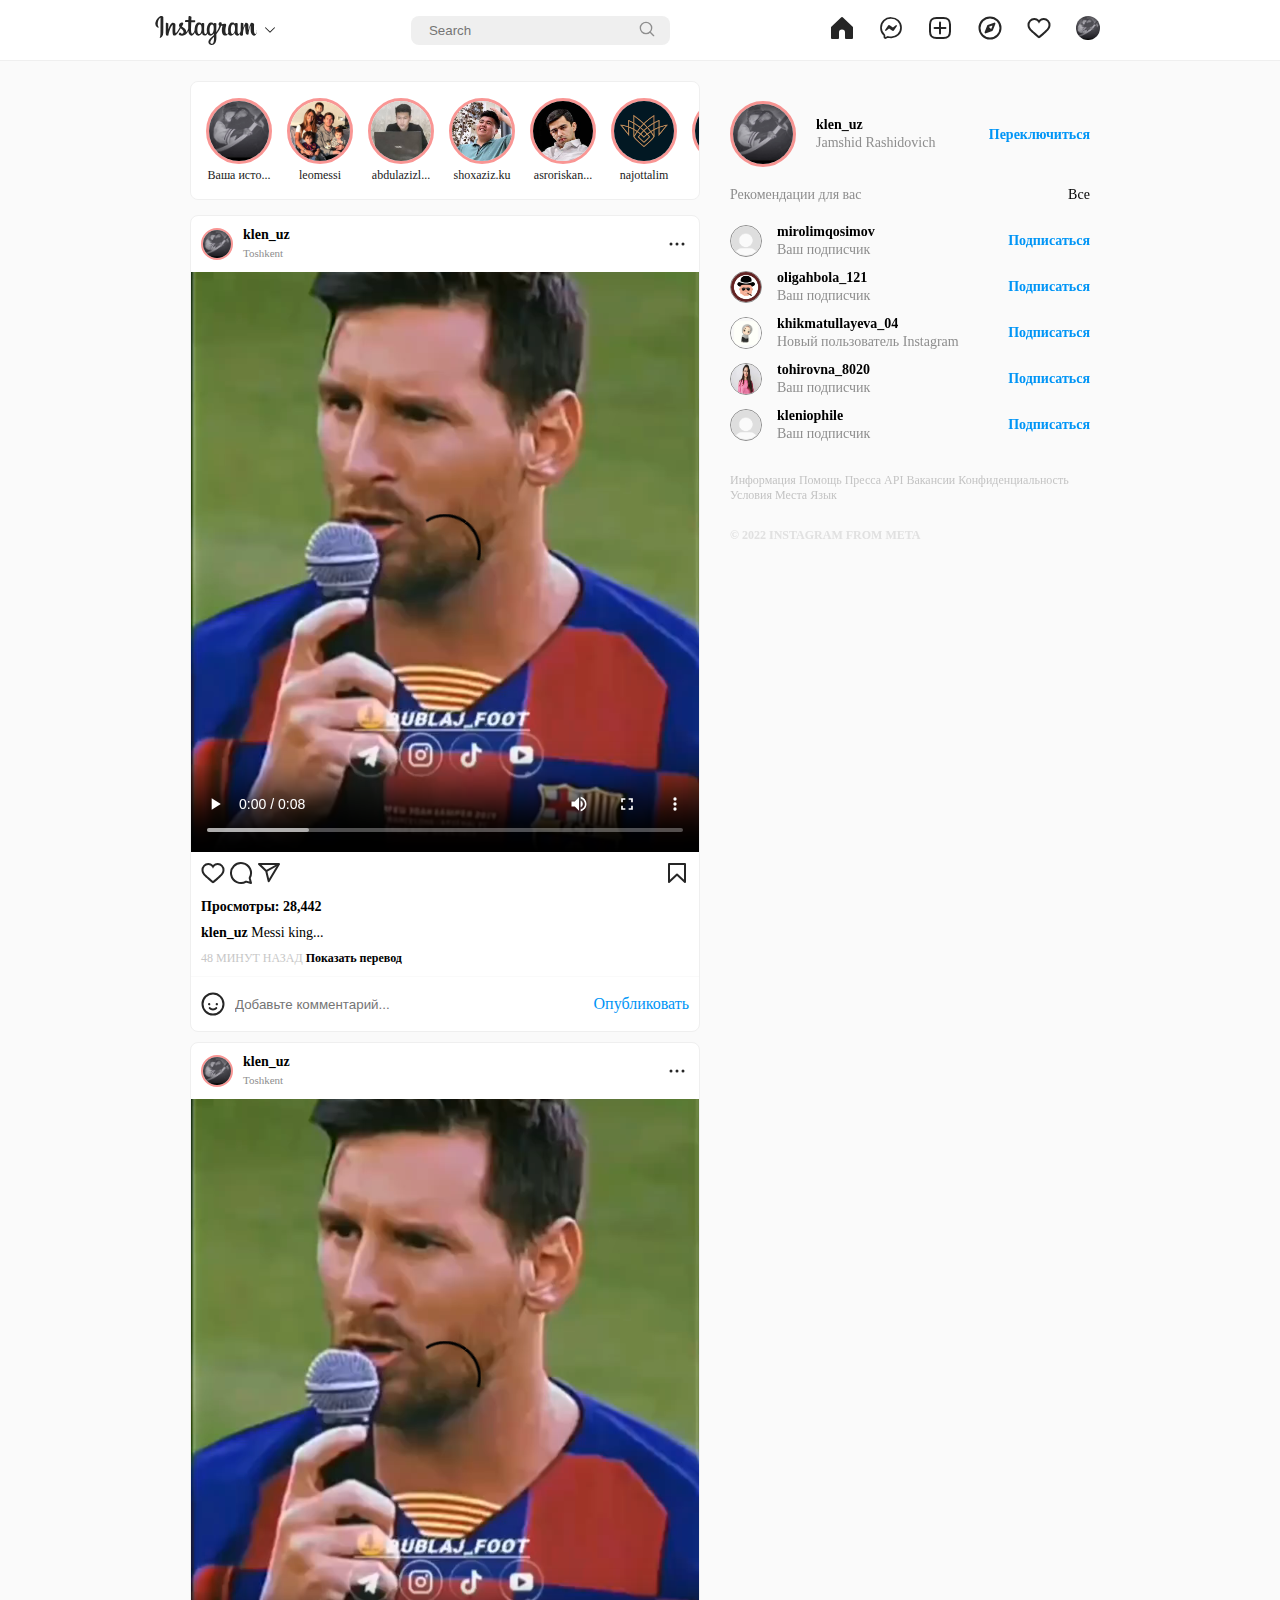
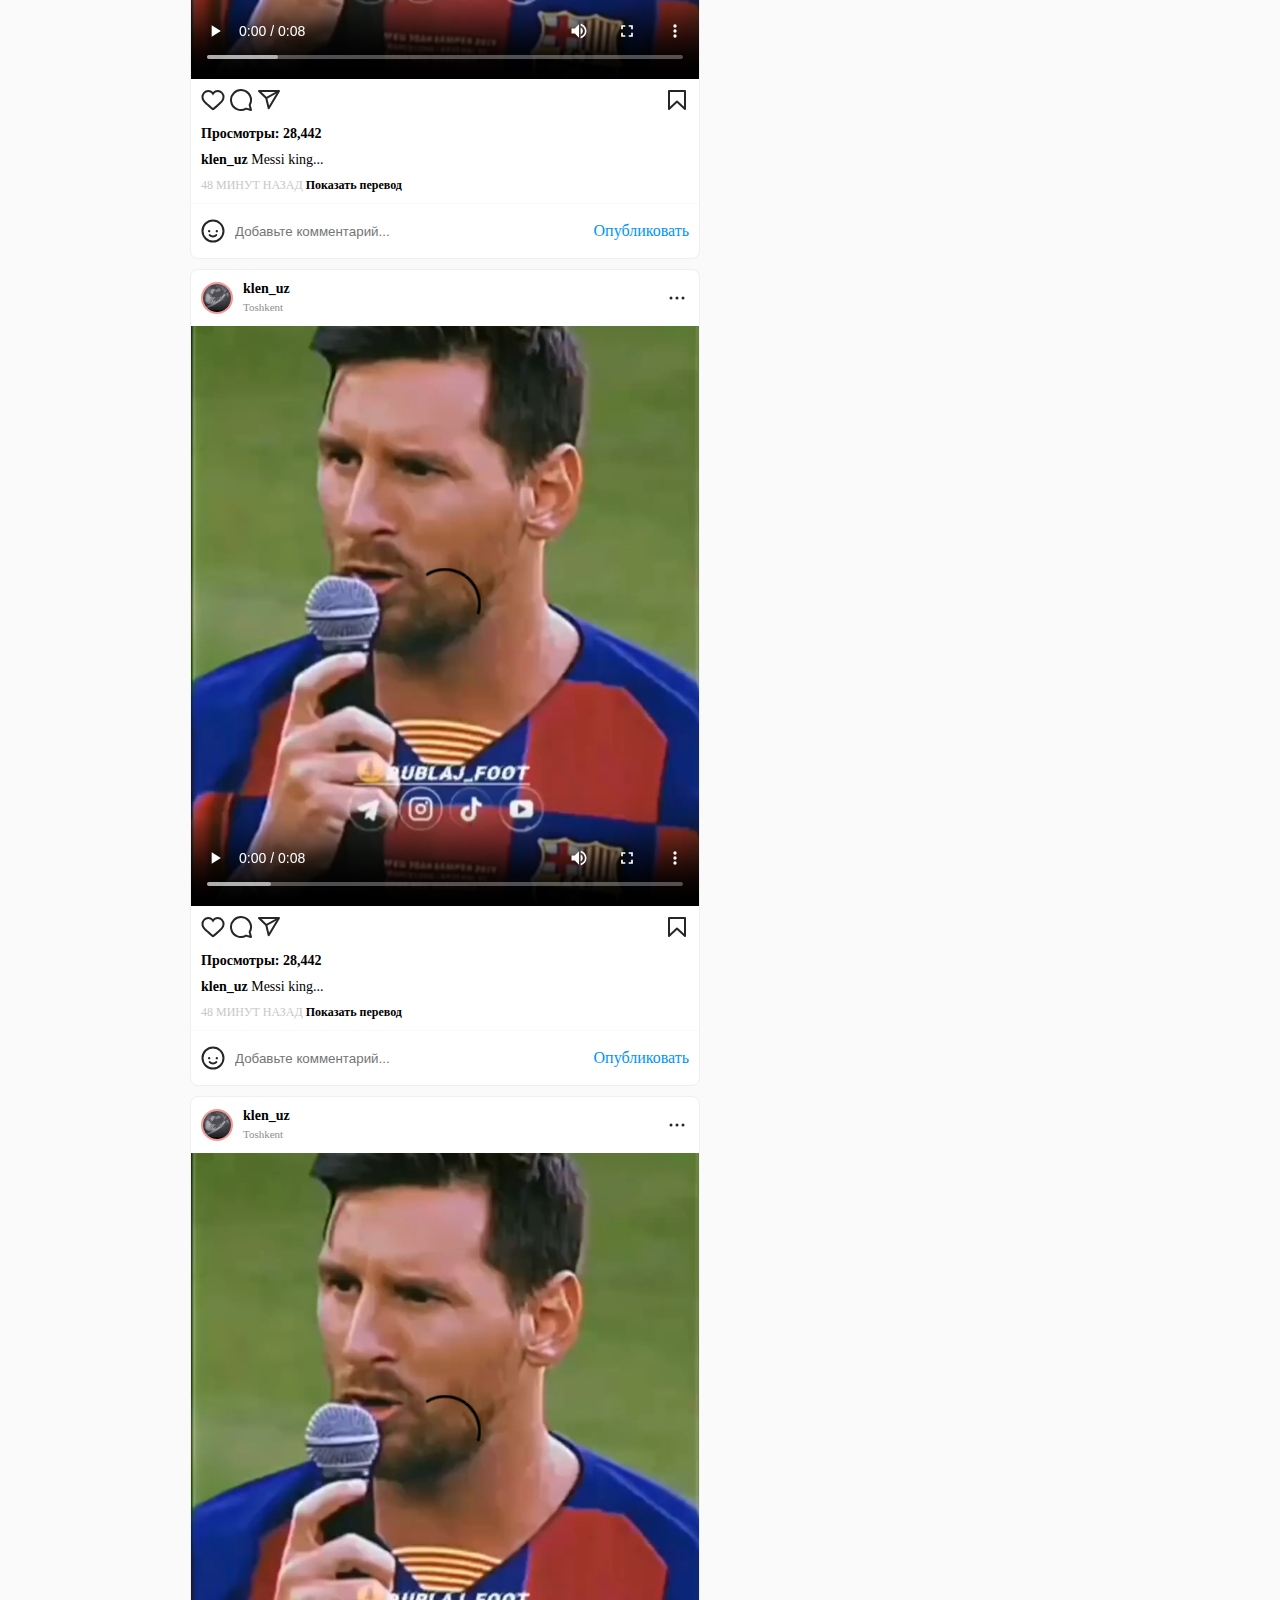
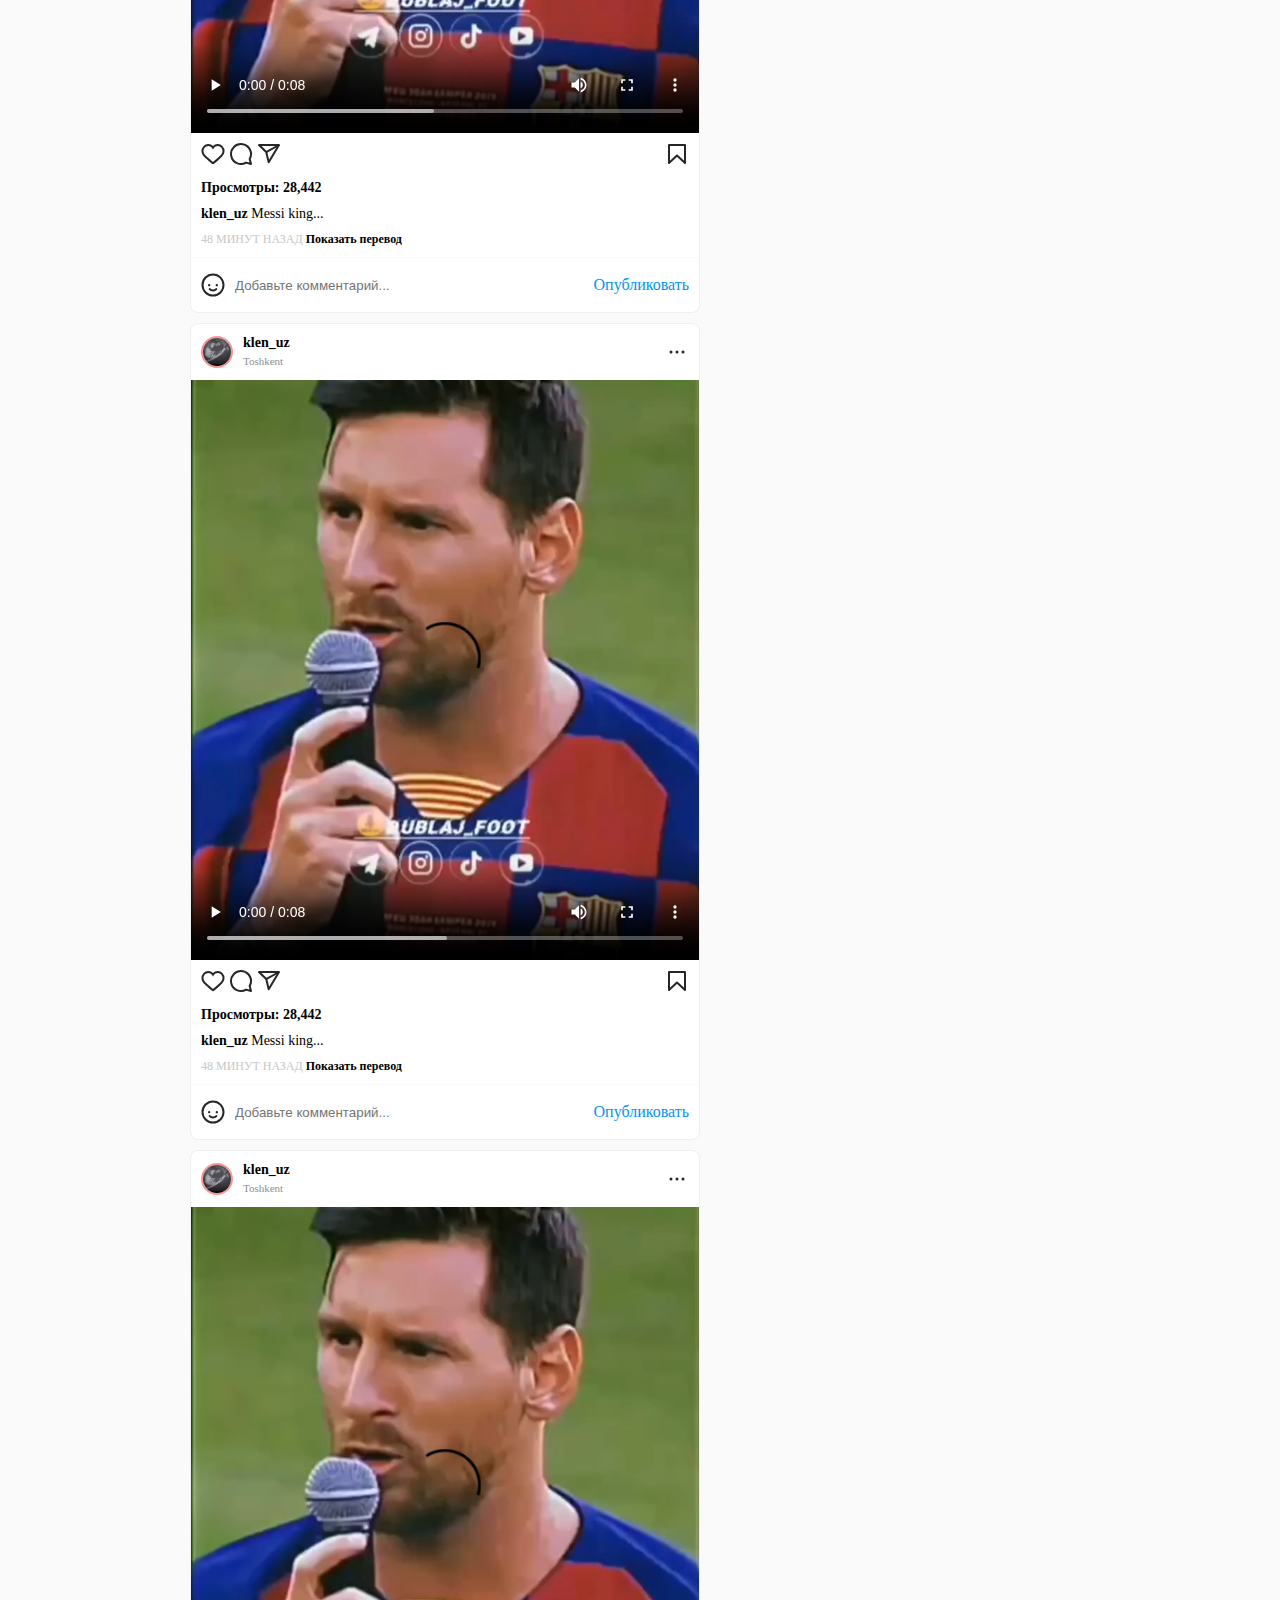
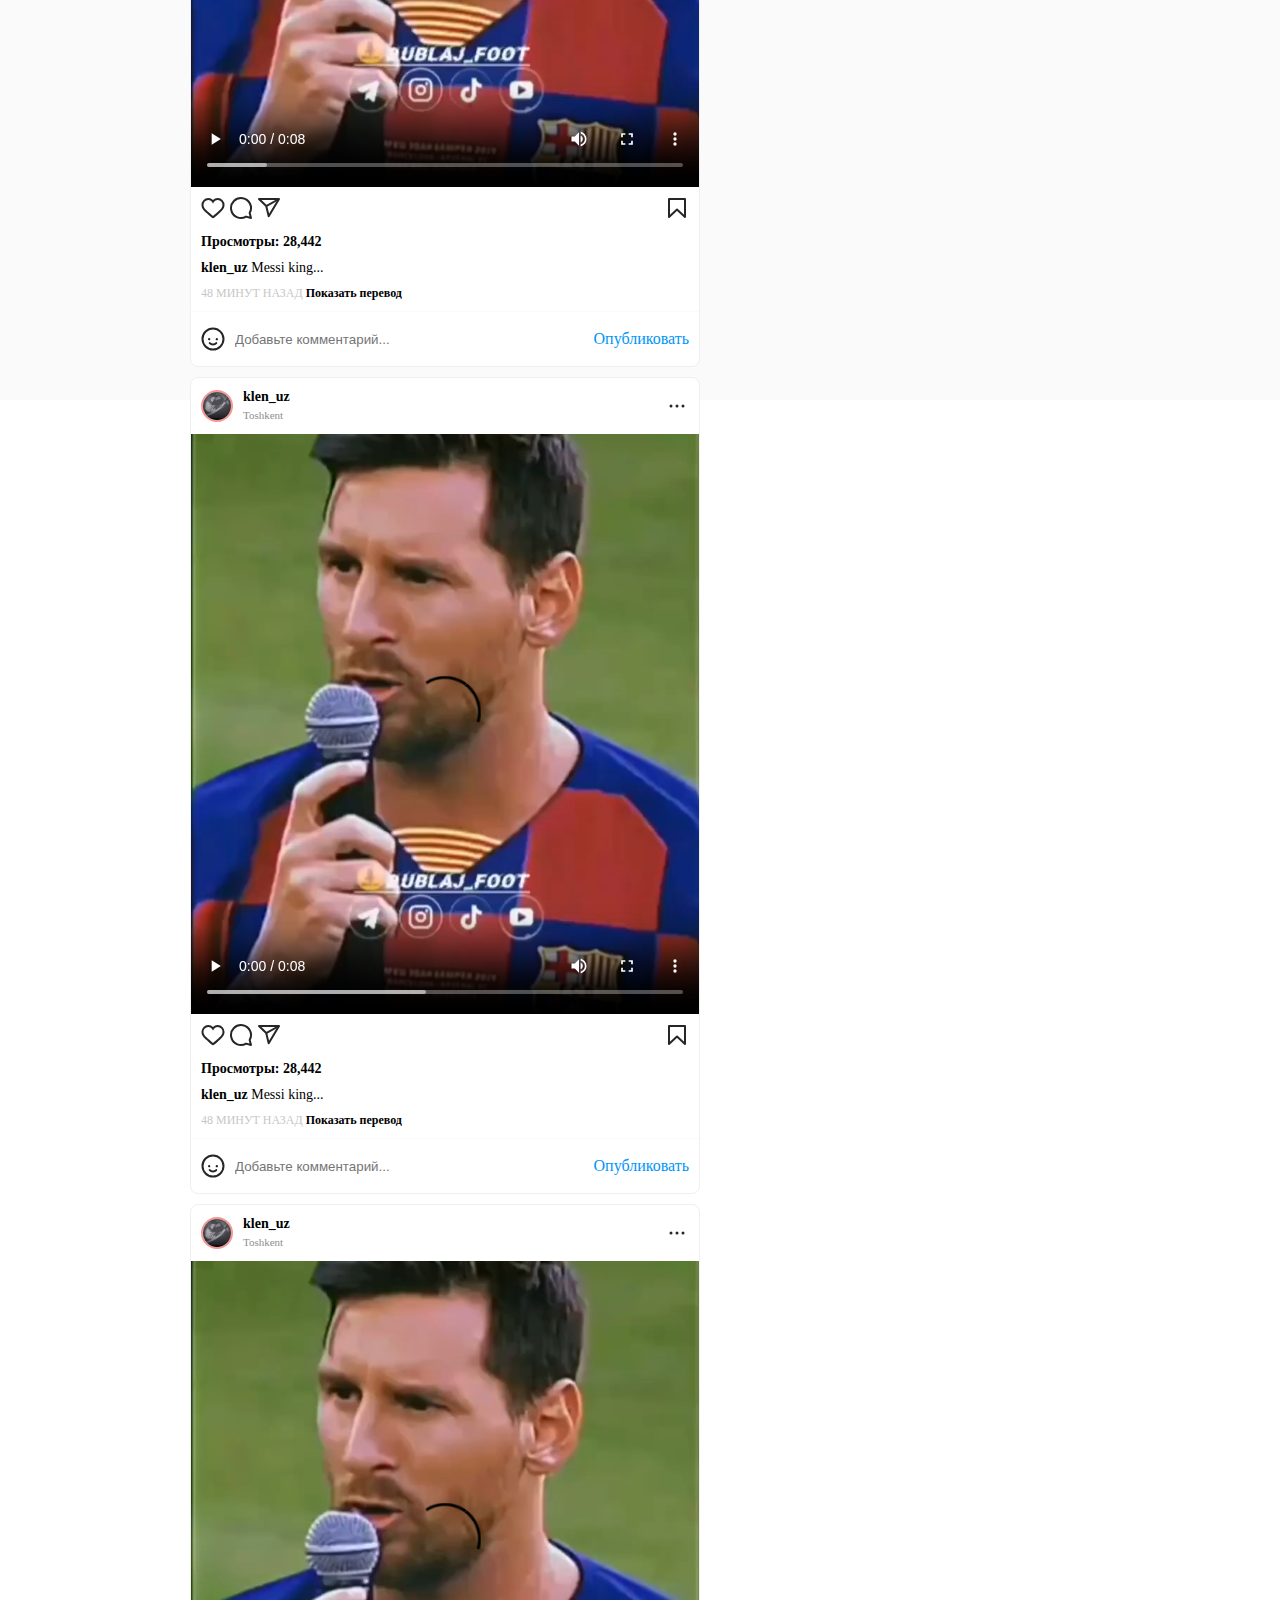
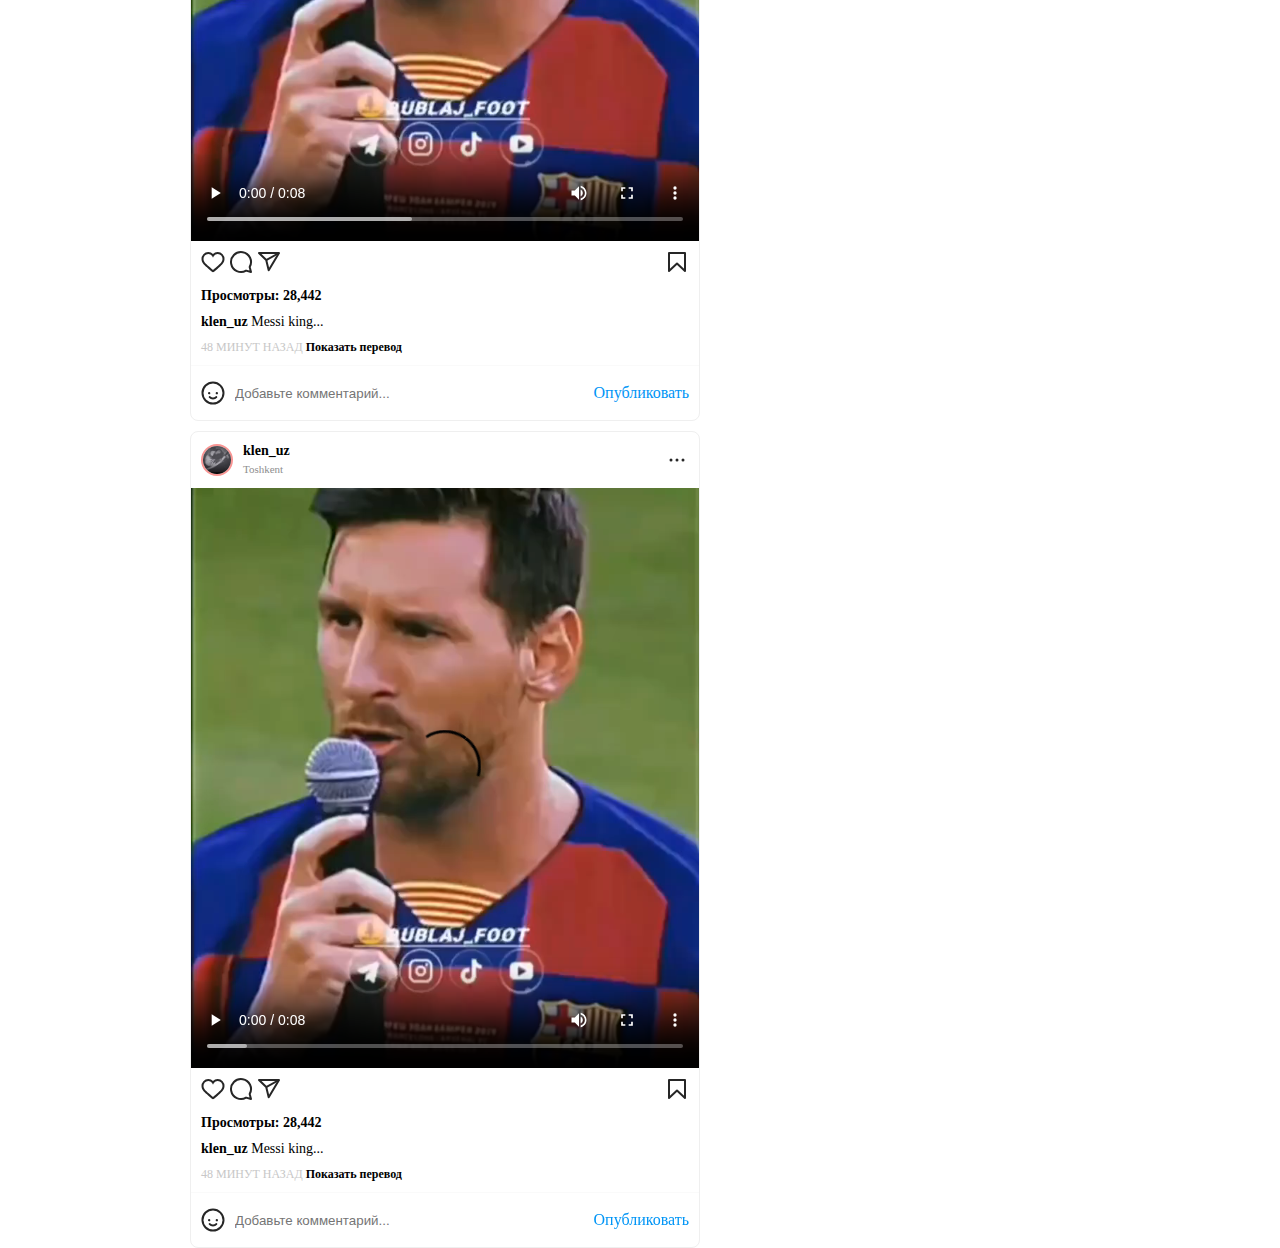
<file: index.html>
<!DOCTYPE html>
<html lang="en">
  <head>
    <meta charset="UTF-8" />
    <meta http-equiv="X-UA-Compatible" content="IE=edge" />
    <meta name="viewport" content="width=device-width, initial-scale=1.0" />
    <title>Instagram</title>
    <link rel="shortcut icon" href="./images/Instagram_icon.png" type="image/x-icon">
    <link rel="stylesheet" href="./css/index.css" />
  </head>
  <body>
    <header class="header">
      <div class="menus-2">
        <div class="icon-box icon-box-2"><a href="./index.html"><svg
            aria-label="Home"
            class="_ab6-"
            color="#262626"
            fill="#262626"
            height="24"
            role="img"
            viewBox="0 0 24 24"
            width="24"
          >
            <path
              d="M22 23h-6.001a1 1 0 0 1-1-1v-5.455a2.997 2.997 0 1 0-5.993 0V22a1 1 0 0 1-1 1H2a1 1 0 0 1-1-1V11.543a1.002 1.002 0 0 1 .31-.724l10-9.543a1.001 1.001 0 0 1 1.38 0l10 9.543a1.002 1.002 0 0 1 .31.724V22a1 1 0 0 1-1 1Z"
            ></path>
          </svg></a></div>
        <div class="icon-box icon-box-2"><a href="#"><svg
            aria-label="New post"
            class="_ab6-"
            color="#262626"
            fill="#262626"
            height="24"
            role="img"
            viewBox="0 0 24 24"
            width="24"
          >
            <path
              d="M2 12v3.45c0 2.849.698 4.005 1.606 4.944.94.909 2.098 1.608 4.946 1.608h6.896c2.848 0 4.006-.7 4.946-1.608C21.302 19.455 22 18.3 22 15.45V8.552c0-2.849-.698-4.006-1.606-4.945C19.454 2.7 18.296 2 15.448 2H8.552c-2.848 0-4.006.699-4.946 1.607C2.698 4.547 2 5.703 2 8.552Z"
              fill="none"
              stroke="currentColor"
              stroke-linecap="round"
              stroke-linejoin="round"
              stroke-width="2"
            ></path>
            <line
              fill="none"
              stroke="currentColor"
              stroke-linecap="round"
              stroke-linejoin="round"
              stroke-width="2"
              x1="6.545"
              x2="17.455"
              y1="12.001"
              y2="12.001"
            ></line>
            <line
              fill="none"
              stroke="currentColor"
              stroke-linecap="round"
              stroke-linejoin="round"
              stroke-width="2"
              x1="12.003"
              x2="12.003"
              y1="6.545"
              y2="17.455"
            ></line>
          </svg></a></div>
        <div class="icon-box icon-box-2"><a href="./rels.html"><svg
            aria-label="Find People"
            class="_ab6-"
            color="#262626"
            fill="#262626"
            height="24"
            role="img"
            viewBox="0 0 24 24"
            width="24"
          >
            <polygon
              fill="none"
              points="13.941 13.953 7.581 16.424 10.06 10.056 16.42 7.585 13.941 13.953"
              stroke="currentColor"
              stroke-linecap="round"
              stroke-linejoin="round"
              stroke-width="2"
            ></polygon>
            <polygon
              fill-rule="evenodd"
              points="10.06 10.056 13.949 13.945 7.581 16.424 10.06 10.056"
            ></polygon>
            <circle
              cx="12.001"
              cy="12.005"
              fill="none"
              r="10.5"
              stroke="currentColor"
              stroke-linecap="round"
              stroke-linejoin="round"
              stroke-width="2"
            ></circle>
          </svg></a></div>
        <div class="icon-box icon-box-2"><a href="#"><svg
            aria-label="Activity Feed"
            class="_ab6-"
            color="#262626"
            fill="#262626"
            height="24"
            role="img"
            viewBox="0 0 24 24"
            width="24"
          >
            <path
              d="M16.792 3.904A4.989 4.989 0 0 1 21.5 9.122c0 3.072-2.652 4.959-5.197 7.222-2.512 2.243-3.865 3.469-4.303 3.752-.477-.309-2.143-1.823-4.303-3.752C5.141 14.072 2.5 12.167 2.5 9.122a4.989 4.989 0 0 1 4.708-5.218 4.21 4.21 0 0 1 3.675 1.941c.84 1.175.98 1.763 1.12 1.763s.278-.588 1.11-1.766a4.17 4.17 0 0 1 3.679-1.938m0-2a6.04 6.04 0 0 0-4.797 2.127 6.052 6.052 0 0 0-4.787-2.127A6.985 6.985 0 0 0 .5 9.122c0 3.61 2.55 5.827 5.015 7.97.283.246.569.494.853.747l1.027.918a44.998 44.998 0 0 0 3.518 3.018 2 2 0 0 0 2.174 0 45.263 45.263 0 0 0 3.626-3.115l.922-.824c.293-.26.59-.519.885-.774 2.334-2.025 4.98-4.32 4.98-7.94a6.985 6.985 0 0 0-6.708-7.218Z"
            ></path>
          </svg></a></div>
        <div class="icon-box icon-box-2"><a href="#"><img class="acc_logo" src="./images/accaunt.jpg" alt=""></a></div>
      </div>
      <nav>
        <div class="container navbar">
          <div class="logo">
              <a href="#"> 
                <svg
                  aria-label="Instagram"
                  class="_ab6-"
                  color="#262626"
                  fill="#262626"
                  height="29"
                  role="img"
                  viewBox="32 4 113 32"
                  width="103"
                >
                  <path
                    clip-rule="evenodd"
                    d="M37.82 4.11c-2.32.97-4.86 3.7-5.66 7.13-1.02 4.34 3.21 6.17 3.56 5.57.4-.7-.76-.94-1-3.2-.3-2.9 1.05-6.16 2.75-7.58.32-.27.3.1.3.78l-.06 14.46c0 3.1-.13 4.07-.36 5.04-.23.98-.6 1.64-.33 1.9.32.28 1.68-.4 2.46-1.5a8.13 8.13 0 0 0 1.33-4.58c.07-2.06.06-5.33.07-7.19 0-1.7.03-6.71-.03-9.72-.02-.74-2.07-1.51-3.03-1.1Zm82.13 14.48a9.42 9.42 0 0 1-.88 3.75c-.85 1.72-2.63 2.25-3.39-.22-.4-1.34-.43-3.59-.13-5.47.3-1.9 1.14-3.35 2.53-3.22 1.38.13 2.02 1.9 1.87 5.16ZM96.8 28.57c-.02 2.67-.44 5.01-1.34 5.7-1.29.96-3 .23-2.65-1.72.31-1.72 1.8-3.48 4-5.64l-.01 1.66Zm-.35-10a10.56 10.56 0 0 1-.88 3.77c-.85 1.72-2.64 2.25-3.39-.22-.5-1.69-.38-3.87-.13-5.25.33-1.78 1.12-3.44 2.53-3.44 1.38 0 2.06 1.5 1.87 5.14Zm-13.41-.02a9.54 9.54 0 0 1-.87 3.8c-.88 1.7-2.63 2.24-3.4-.23-.55-1.77-.36-4.2-.13-5.5.34-1.95 1.2-3.32 2.53-3.2 1.38.14 2.04 1.9 1.87 5.13Zm61.45 1.81c-.33 0-.49.35-.61.93-.44 2.02-.9 2.48-1.5 2.48-.66 0-1.26-1-1.42-3-.12-1.58-.1-4.48.06-7.37.03-.59-.14-1.17-1.73-1.75-.68-.25-1.68-.62-2.17.58a29.65 29.65 0 0 0-2.08 7.14c0 .06-.08.07-.1-.06-.07-.87-.26-2.46-.28-5.79 0-.65-.14-1.2-.86-1.65-.47-.3-1.88-.81-2.4-.2-.43.5-.94 1.87-1.47 3.48l-.74 2.2.01-4.88c0-.5-.34-.67-.45-.7a9.54 9.54 0 0 0-1.8-.37c-.48 0-.6.27-.6.67 0 .05-.08 4.65-.08 7.87v.46c-.27 1.48-1.14 3.49-2.09 3.49s-1.4-.84-1.4-4.68c0-2.24.07-3.21.1-4.83.02-.94.06-1.65.06-1.81-.01-.5-.87-.75-1.27-.85-.4-.09-.76-.13-1.03-.11-.4.02-.67.27-.67.62v.55a3.71 3.71 0 0 0-1.83-1.49c-1.44-.43-2.94-.05-4.07 1.53a9.31 9.31 0 0 0-1.66 4.73c-.16 1.5-.1 3.01.17 4.3-.33 1.44-.96 2.04-1.64 2.04-.99 0-1.7-1.62-1.62-4.4.06-1.84.42-3.13.82-4.99.17-.8.04-1.2-.31-1.6-.32-.37-1-.56-1.99-.33-.7.16-1.7.34-2.6.47 0 0 .05-.21.1-.6.23-2.03-1.98-1.87-2.69-1.22-.42.39-.7.84-.82 1.67-.17 1.3.9 1.91.9 1.91a22.22 22.22 0 0 1-3.4 7.23v-.7c-.01-3.36.03-6 .05-6.95.02-.94.06-1.63.06-1.8 0-.36-.22-.5-.66-.67-.4-.16-.86-.26-1.34-.3-.6-.05-.97.27-.96.65v.52a3.7 3.7 0 0 0-1.84-1.49c-1.44-.43-2.94-.05-4.07 1.53a10.1 10.1 0 0 0-1.66 4.72c-.15 1.57-.13 2.9.09 4.04-.23 1.13-.89 2.3-1.63 2.3-.95 0-1.5-.83-1.5-4.67 0-2.24.07-3.21.1-4.83.02-.94.06-1.65.06-1.81 0-.5-.87-.75-1.27-.85-.42-.1-.79-.13-1.06-.1-.37.02-.63.35-.63.6v.56a3.7 3.7 0 0 0-1.84-1.49c-1.44-.43-2.93-.04-4.07 1.53-.75 1.03-1.35 2.17-1.66 4.7a15.8 15.8 0 0 0-.12 2.04c-.3 1.81-1.61 3.9-2.68 3.9-.63 0-1.23-1.21-1.23-3.8 0-3.45.22-8.36.25-8.83l1.62-.03c.68 0 1.29.01 2.19-.04.45-.02.88-1.64.42-1.84-.21-.09-1.7-.17-2.3-.18-.5-.01-1.88-.11-1.88-.11s.13-3.26.16-3.6c.02-.3-.35-.44-.57-.53a7.77 7.77 0 0 0-1.53-.44c-.76-.15-1.1 0-1.17.64-.1.97-.15 3.82-.15 3.82-.56 0-2.47-.11-3.02-.11-.52 0-1.08 2.22-.36 2.25l3.2.09-.03 6.53v.47c-.53 2.73-2.37 4.2-2.37 4.2.4-1.8-.42-3.15-1.87-4.3-.54-.42-1.6-1.22-2.79-2.1 0 0 .69-.68 1.3-2.04.43-.96.45-2.06-.61-2.3-1.75-.41-3.2.87-3.63 2.25a2.61 2.61 0 0 0 .5 2.66l.15.19c-.4.76-.94 1.78-1.4 2.58-1.27 2.2-2.24 3.95-2.97 3.95-.58 0-.57-1.77-.57-3.43 0-1.43.1-3.58.19-5.8.03-.74-.34-1.16-.96-1.54a4.33 4.33 0 0 0-1.64-.69c-.7 0-2.7.1-4.6 5.57-.23.69-.7 1.94-.7 1.94l.04-6.57c0-.16-.08-.3-.27-.4a4.68 4.68 0 0 0-1.93-.54c-.36 0-.54.17-.54.5l-.07 10.3c0 .78.02 1.69.1 2.09.08.4.2.72.36.91.15.2.33.34.62.4.28.06 1.78.25 1.86-.32.1-.69.1-1.43.89-4.2 1.22-4.31 2.82-6.42 3.58-7.16.13-.14.28-.14.27.07l-.22 5.32c-.2 5.37.78 6.36 2.17 6.36 1.07 0 2.58-1.06 4.2-3.74l2.7-4.5 1.58 1.46c1.28 1.2 1.7 2.36 1.42 3.45-.21.83-1.02 1.7-2.44.86-.42-.25-.6-.44-1.01-.71-.23-.15-.57-.2-.78-.04-.53.4-.84.92-1.01 1.55-.17.61.45.94 1.09 1.22.55.25 1.74.47 2.5.5 2.94.1 5.3-1.42 6.94-5.34.3 3.38 1.55 5.3 3.72 5.3 1.45 0 2.91-1.88 3.55-3.72.18.75.45 1.4.8 1.96 1.68 2.65 4.93 2.07 6.56-.18.5-.69.58-.94.58-.94a3.07 3.07 0 0 0 2.94 2.87c1.1 0 2.23-.52 3.03-2.31.09.2.2.38.3.56 1.68 2.65 4.93 2.07 6.56-.18l.2-.28.05 1.4-1.5 1.37c-2.52 2.3-4.44 4.05-4.58 6.09-.18 2.6 1.93 3.56 3.53 3.69a4.5 4.5 0 0 0 4.04-2.11c.78-1.15 1.3-3.63 1.26-6.08l-.06-3.56a28.55 28.55 0 0 0 5.42-9.44s.93.011.92-.05c.32-.02.41.04.35.27-.07.28-1.25 4.84-.17 7.88.74 2.08 2.4 2.75 3.4 2.75 1.15 0 2.26-.87 2.85-2.17l.23.42c1.68 2.65 4.92 2.07 6.56-.18.37-.5.58-.94.58-.94.36 2.2 2.07 2.88 3.05 2.88 1.02 0 2-.42 2.78-2.28.03.82.08 1.49.16 1.7.05.13.34.3.56.37.93.34 1.88.18 2.24.11.24-.05.43-.25.46-.75.07-1.33.03-3.56.43-5.21.67-2.79 1.3-3.87 1.6-4.4.17-.3.36-.35.37-.03.01.64.04 2.52.3 5.05.2 1.86.46 2.96.65 3.3.57 1 1.27 1.05 1.83 1.05.36 0 1.12-.1 1.05-.73-.03-.31.02-2.22.7-4.96.43-1.79 1.15-3.4 1.41-4 .1-.21.15-.04.15 0-.06 1.22-.18 5.25.32 7.46.68 2.98 2.65 3.32 3.34 3.32 1.47 0 2.67-1.12 3.07-4.05.1-.7-.05-1.25-.48-1.25Z"
                    fill="currentColor"
                    fill-rule="evenodd"
                  ></path>
                </svg>
                
              </a>
              <a href="#">
                  <svg aria-label="Значок &quot;стрелка вниз&quot;" class="_ab6-"  color="#262626" fill="#262626" height="12" role="img" viewBox="0 0 24 24" width="12"><path d="M12 17.502a1 1 0 0 1-.707-.293l-9-9.004a1 1 0 0 1 1.414-1.414L12 15.087l8.293-8.296a1 1 0 0 1 1.414 1.414l-9 9.004a1 1 0 0 1-.707.293Z"></path></svg>
              </a>
            </div>
            <div class="search">
              <form action="#">
                <input type="search" placeholder="Search"/>
                <button>
                  <svg
                    aria-label="Search"
                    class="_ab6-"
                    color="#8e8e8e"
                    fill="#8e8e8e"
                    height="16"
                    role="img"
                    viewBox="0 0 24 24"
                    width="16"
                  >
                    <path
                      d="M19 10.5A8.5 8.5 0 1 1 10.5 2a8.5 8.5 0 0 1 8.5 8.5Z"
                      fill="none"
                      stroke="currentColor"
                      stroke-linecap="round"
                      stroke-linejoin="round"
                      stroke-width="2"
                    ></path>
                    <line
                      fill="none"
                      stroke="currentColor"
                      stroke-linecap="round"
                      stroke-linejoin="round"
                      stroke-width="2"
                      x1="16.511"
                      x2="22"
                      y1="16.511"
                      y2="22"
                    ></line>
                  </svg>
                </button>
              </form>
            </div>
           
            <div class="menus">
              <div class="icon-box icon-box-2"><a href="./index.html"><svg
                  aria-label="Home"
                  class="_ab6-"
                  color="#262626"
                  fill="#262626"
                  height="24"
                  role="img"
                  viewBox="0 0 24 24"
                  width="24"
                >
                  <path
                    d="M22 23h-6.001a1 1 0 0 1-1-1v-5.455a2.997 2.997 0 1 0-5.993 0V22a1 1 0 0 1-1 1H2a1 1 0 0 1-1-1V11.543a1.002 1.002 0 0 1 .31-.724l10-9.543a1.001 1.001 0 0 1 1.38 0l10 9.543a1.002 1.002 0 0 1 .31.724V22a1 1 0 0 1-1 1Z"
                  ></path>
                </svg></a></div>
              <div class="icon-box"><a href="#"><svg
                  aria-label="Messenger"
                  class="_ab6-"
                  color="#262626"
                  fill="#262626"
                  height="24"
                  role="img"
                  viewBox="0 0 24 24"
                  width="24"
                >
                  <path
                    d="M12.003 2.001a9.705 9.705 0 1 1 0 19.4 10.876 10.876 0 0 1-2.895-.384.798.798 0 0 0-.533.04l-1.984.876a.801.801 0 0 1-1.123-.708l-.054-1.78a.806.806 0 0 0-.27-.569 9.49 9.49 0 0 1-3.14-7.175 9.65 9.65 0 0 1 10-9.7Z"
                    fill="none"
                    stroke="currentColor"
                    stroke-miterlimit="10"
                    stroke-width="1.739"
                  ></path>
                  <path
                    d="M17.79 10.132a.659.659 0 0 0-.962-.873l-2.556 2.05a.63.63 0 0 1-.758.002L11.06 9.47a1.576 1.576 0 0 0-2.277.42l-2.567 3.98a.659.659 0 0 0 .961.875l2.556-2.049a.63.63 0 0 1 .759-.002l2.452 1.84a1.576 1.576 0 0 0 2.278-.42Z"
                    fill-rule="evenodd"
                  ></path>
                </svg></a></div>
              <div class="icon-box icon-box-2"><a href="#"><svg
                  aria-label="New post"
                  class="_ab6-"
                  color="#262626"
                  fill="#262626"
                  height="24"
                  role="img"
                  viewBox="0 0 24 24"
                  width="24"
                >
                  <path
                    d="M2 12v3.45c0 2.849.698 4.005 1.606 4.944.94.909 2.098 1.608 4.946 1.608h6.896c2.848 0 4.006-.7 4.946-1.608C21.302 19.455 22 18.3 22 15.45V8.552c0-2.849-.698-4.006-1.606-4.945C19.454 2.7 18.296 2 15.448 2H8.552c-2.848 0-4.006.699-4.946 1.607C2.698 4.547 2 5.703 2 8.552Z"
                    fill="none"
                    stroke="currentColor"
                    stroke-linecap="round"
                    stroke-linejoin="round"
                    stroke-width="2"
                  ></path>
                  <line
                    fill="none"
                    stroke="currentColor"
                    stroke-linecap="round"
                    stroke-linejoin="round"
                    stroke-width="2"
                    x1="6.545"
                    x2="17.455"
                    y1="12.001"
                    y2="12.001"
                  ></line>
                  <line
                    fill="none"
                    stroke="currentColor"
                    stroke-linecap="round"
                    stroke-linejoin="round"
                    stroke-width="2"
                    x1="12.003"
                    x2="12.003"
                    y1="6.545"
                    y2="17.455"
                  ></line>
                </svg></a></div>
              <div class="icon-box icon-box-2"><a href="./rels.html"><svg
                  aria-label="Find People"
                  class="_ab6-"
                  color="#262626"
                  fill="#262626"
                  height="24"
                  role="img"
                  viewBox="0 0 24 24"
                  width="24"
                >
                  <polygon
                    fill="none"
                    points="13.941 13.953 7.581 16.424 10.06 10.056 16.42 7.585 13.941 13.953"
                    stroke="currentColor"
                    stroke-linecap="round"
                    stroke-linejoin="round"
                    stroke-width="2"
                  ></polygon>
                  <polygon
                    fill-rule="evenodd"
                    points="10.06 10.056 13.949 13.945 7.581 16.424 10.06 10.056"
                  ></polygon>
                  <circle
                    cx="12.001"
                    cy="12.005"
                    fill="none"
                    r="10.5"
                    stroke="currentColor"
                    stroke-linecap="round"
                    stroke-linejoin="round"
                    stroke-width="2"
                  ></circle>
                </svg></a></div>
              <div class="icon-box icon-box-2"><a href="#"><svg
                  aria-label="Activity Feed"
                  class="_ab6-"
                  color="#262626"
                  fill="#262626"
                  height="24"
                  role="img"
                  viewBox="0 0 24 24"
                  width="24"
                >
                  <path
                    d="M16.792 3.904A4.989 4.989 0 0 1 21.5 9.122c0 3.072-2.652 4.959-5.197 7.222-2.512 2.243-3.865 3.469-4.303 3.752-.477-.309-2.143-1.823-4.303-3.752C5.141 14.072 2.5 12.167 2.5 9.122a4.989 4.989 0 0 1 4.708-5.218 4.21 4.21 0 0 1 3.675 1.941c.84 1.175.98 1.763 1.12 1.763s.278-.588 1.11-1.766a4.17 4.17 0 0 1 3.679-1.938m0-2a6.04 6.04 0 0 0-4.797 2.127 6.052 6.052 0 0 0-4.787-2.127A6.985 6.985 0 0 0 .5 9.122c0 3.61 2.55 5.827 5.015 7.97.283.246.569.494.853.747l1.027.918a44.998 44.998 0 0 0 3.518 3.018 2 2 0 0 0 2.174 0 45.263 45.263 0 0 0 3.626-3.115l.922-.824c.293-.26.59-.519.885-.774 2.334-2.025 4.98-4.32 4.98-7.94a6.985 6.985 0 0 0-6.708-7.218Z"
                  ></path>
                </svg></a></div>
              <div class="icon-box icon-box-2"><a href="#"><img class="acc_logo" src="./images/accaunt.jpg" alt=""></a></div>
            </div>
        </div>
      </nav>
    </header>
    <main>
        <div class="container main-container">
        <section>
          <div class="section__histories">
            <a class="section__histories-history" href="#">
              <img src="./images/accaunt.jpg" alt=""></s>
              <p>Ваша истo...</p>
            </a>
            <a class="section__histories-history" href="#">
              <img src="./images/messi.jpg" alt=""></s>
              <p>leomessi</p>
            </a>
            <a class="section__histories-history" href="#">
              <img src="./images/abdulalizaka.jpg" alt=""></s>
              <p>abdulazizl...</p>
            </a>
            <a class="section__histories-history" href="#">
              <img src="./images/shoxaziz.jpg" alt=""></s>
              <p>shoxaziz.ku</p>
            </a>
            <a class="section__histories-history" href="#">
              <img src="./images/asrori.jpg" alt=""></s>
              <p>asroriskan...</p>
            </a>
            <a class="section__histories-history" href="#">
              <img src="./images/najott.png" alt=""></s>
              <p>najottalim</p>
            </a>
            <a class="section__histories-history" href="#">
              <img src="./images/najott.png" alt=""></s>
              <p>najottalim</p>
            </a>
          </div>
          <div class="section__posts">
            <div class="section-post">
              <div class="section-post__head">
                <img src="./images/accaunt.jpg" alt="iconka">
                <div class="section-post__name">
                  <h2>klen_uz</h2>
                  <p>Toshkent</p>
                </div>
                <svg aria-label="Дополнительно" class="_ab6-" color="#262626" fill="#262626" height="24" role="img" viewBox="0 0 24 24" width="24"><circle cx="12" cy="12" r="1.5"></circle><circle cx="6" cy="12" r="1.5"></circle><circle cx="18" cy="12" r="1.5"></circle></svg>
              </div>
              <video width="100%" height="580px" controls>
                <source src="./posts/messi-post.mp4" type="video/mp4">
              </video>
              <div class="section-post__icons">
                <div>
                  <svg aria-label="Нравится" class="_ab6-" color="#262626" fill="#262626" height="24" role="img" viewBox="0 0 24 24" width="24"><path d="M16.792 3.904A4.989 4.989 0 0 1 21.5 9.122c0 3.072-2.652 4.959-5.197 7.222-2.512 2.243-3.865 3.469-4.303 3.752-.477-.309-2.143-1.823-4.303-3.752C5.141 14.072 2.5 12.167 2.5 9.122a4.989 4.989 0 0 1 4.708-5.218 4.21 4.21 0 0 1 3.675 1.941c.84 1.175.98 1.763 1.12 1.763s.278-.588 1.11-1.766a4.17 4.17 0 0 1 3.679-1.938m0-2a6.04 6.04 0 0 0-4.797 2.127 6.052 6.052 0 0 0-4.787-2.127A6.985 6.985 0 0 0 .5 9.122c0 3.61 2.55 5.827 5.015 7.97.283.246.569.494.853.747l1.027.918a44.998 44.998 0 0 0 3.518 3.018 2 2 0 0 0 2.174 0 45.263 45.263 0 0 0 3.626-3.115l.922-.824c.293-.26.59-.519.885-.774 2.334-2.025 4.98-4.32 4.98-7.94a6.985 6.985 0 0 0-6.708-7.218Z"></path></svg>
                  <svg aria-label="Комментировать" class="_ab6-" color="#262626" fill="#262626" height="24" role="img" viewBox="0 0 24 24" width="24"><path d="M20.656 17.008a9.993 9.993 0 1 0-3.59 3.615L22 22Z" fill="none" stroke="currentColor" stroke-linejoin="round" stroke-width="2"></path></svg>
                  <svg aria-label="Поделиться публикацией" class="_ab6-" color="#262626" fill="#262626" height="24" role="img" viewBox="0 0 24 24" width="24"><line fill="none" stroke="currentColor" stroke-linejoin="round" stroke-width="2" x1="22" x2="9.218" y1="3" y2="10.083"></line><polygon fill="none" points="11.698 20.334 22 3.001 2 3.001 9.218 10.084 11.698 20.334" stroke="currentColor" stroke-linejoin="round" stroke-width="2"></polygon></svg>
                </div>
                <svg aria-label="Сохранить" class="_ab6-" color="#262626" fill="#262626" height="24" role="img" viewBox="0 0 24 24" width="24"><polygon fill="none" points="20 21 12 13.44 4 21 4 3 20 3 20 21" stroke="currentColor" stroke-linecap="round" stroke-linejoin="round" stroke-width="2"></polygon></svg>
              </div>
              <h6>Просмотры: 28,442</h6>
              <h6>klen_uz <span>Messi king...</span></h6>
              <p>48 МИНУТ НАЗАД <span>Показать перевод</span></p>
              <form action="#">
                <svg aria-label="Смайлик" class="_ab6-" color="#262626" fill="#262626" height="24" role="img" viewBox="0 0 24 24" width="24"><path d="M15.83 10.997a1.167 1.167 0 1 0 1.167 1.167 1.167 1.167 0 0 0-1.167-1.167Zm-6.5 1.167a1.167 1.167 0 1 0-1.166 1.167 1.167 1.167 0 0 0 1.166-1.167Zm5.163 3.24a3.406 3.406 0 0 1-4.982.007 1 1 0 1 0-1.557 1.256 5.397 5.397 0 0 0 8.09 0 1 1 0 0 0-1.55-1.263ZM12 .503a11.5 11.5 0 1 0 11.5 11.5A11.513 11.513 0 0 0 12 .503Zm0 21a9.5 9.5 0 1 1 9.5-9.5 9.51 9.51 0 0 1-9.5 9.5Z"></path></svg>
                <input type="text" placeholder="Добавьте комментарий...">
                <a href="#">Опубликовать</a>
              </form>
            </div>
            <div class="section-post">
              <div class="section-post__head">
                <img src="./images/accaunt.jpg" alt="iconka">
                <div class="section-post__name">
                  <h2>klen_uz</h2>
                  <p>Toshkent</p>
                </div>
                <svg aria-label="Дополнительно" class="_ab6-" color="#262626" fill="#262626" height="24" role="img" viewBox="0 0 24 24" width="24"><circle cx="12" cy="12" r="1.5"></circle><circle cx="6" cy="12" r="1.5"></circle><circle cx="18" cy="12" r="1.5"></circle></svg>
              </div>
              <video width="100%" height="580px" controls>
                <source src="./posts/messi-post.mp4" type="video/mp4">
              </video>
              <div class="section-post__icons">
                <div>
                  <svg aria-label="Нравится" class="_ab6-" color="#262626" fill="#262626" height="24" role="img" viewBox="0 0 24 24" width="24"><path d="M16.792 3.904A4.989 4.989 0 0 1 21.5 9.122c0 3.072-2.652 4.959-5.197 7.222-2.512 2.243-3.865 3.469-4.303 3.752-.477-.309-2.143-1.823-4.303-3.752C5.141 14.072 2.5 12.167 2.5 9.122a4.989 4.989 0 0 1 4.708-5.218 4.21 4.21 0 0 1 3.675 1.941c.84 1.175.98 1.763 1.12 1.763s.278-.588 1.11-1.766a4.17 4.17 0 0 1 3.679-1.938m0-2a6.04 6.04 0 0 0-4.797 2.127 6.052 6.052 0 0 0-4.787-2.127A6.985 6.985 0 0 0 .5 9.122c0 3.61 2.55 5.827 5.015 7.97.283.246.569.494.853.747l1.027.918a44.998 44.998 0 0 0 3.518 3.018 2 2 0 0 0 2.174 0 45.263 45.263 0 0 0 3.626-3.115l.922-.824c.293-.26.59-.519.885-.774 2.334-2.025 4.98-4.32 4.98-7.94a6.985 6.985 0 0 0-6.708-7.218Z"></path></svg>
                  <svg aria-label="Комментировать" class="_ab6-" color="#262626" fill="#262626" height="24" role="img" viewBox="0 0 24 24" width="24"><path d="M20.656 17.008a9.993 9.993 0 1 0-3.59 3.615L22 22Z" fill="none" stroke="currentColor" stroke-linejoin="round" stroke-width="2"></path></svg>
                  <svg aria-label="Поделиться публикацией" class="_ab6-" color="#262626" fill="#262626" height="24" role="img" viewBox="0 0 24 24" width="24"><line fill="none" stroke="currentColor" stroke-linejoin="round" stroke-width="2" x1="22" x2="9.218" y1="3" y2="10.083"></line><polygon fill="none" points="11.698 20.334 22 3.001 2 3.001 9.218 10.084 11.698 20.334" stroke="currentColor" stroke-linejoin="round" stroke-width="2"></polygon></svg>
                </div>
                <svg aria-label="Сохранить" class="_ab6-" color="#262626" fill="#262626" height="24" role="img" viewBox="0 0 24 24" width="24"><polygon fill="none" points="20 21 12 13.44 4 21 4 3 20 3 20 21" stroke="currentColor" stroke-linecap="round" stroke-linejoin="round" stroke-width="2"></polygon></svg>
              </div>
              <h6>Просмотры: 28,442</h6>
              <h6>klen_uz <span>Messi king...</span></h6>
              <p>48 МИНУТ НАЗАД <span>Показать перевод</span></p>
              <form action="#">
                <svg aria-label="Смайлик" class="_ab6-" color="#262626" fill="#262626" height="24" role="img" viewBox="0 0 24 24" width="24"><path d="M15.83 10.997a1.167 1.167 0 1 0 1.167 1.167 1.167 1.167 0 0 0-1.167-1.167Zm-6.5 1.167a1.167 1.167 0 1 0-1.166 1.167 1.167 1.167 0 0 0 1.166-1.167Zm5.163 3.24a3.406 3.406 0 0 1-4.982.007 1 1 0 1 0-1.557 1.256 5.397 5.397 0 0 0 8.09 0 1 1 0 0 0-1.55-1.263ZM12 .503a11.5 11.5 0 1 0 11.5 11.5A11.513 11.513 0 0 0 12 .503Zm0 21a9.5 9.5 0 1 1 9.5-9.5 9.51 9.51 0 0 1-9.5 9.5Z"></path></svg>
                <input type="text" placeholder="Добавьте комментарий...">
                <a href="#">Опубликовать</a>
              </form>
            </div>
            <div class="section-post">
              <div class="section-post__head">
                <img src="./images/accaunt.jpg" alt="iconka">
                <div class="section-post__name">
                  <h2>klen_uz</h2>
                  <p>Toshkent</p>
                </div>
                <svg aria-label="Дополнительно" class="_ab6-" color="#262626" fill="#262626" height="24" role="img" viewBox="0 0 24 24" width="24"><circle cx="12" cy="12" r="1.5"></circle><circle cx="6" cy="12" r="1.5"></circle><circle cx="18" cy="12" r="1.5"></circle></svg>
              </div>
              <video width="100%" height="580px" controls>
                <source src="./posts/messi-post.mp4" type="video/mp4">
              </video>
              <div class="section-post__icons">
                <div>
                  <svg aria-label="Нравится" class="_ab6-" color="#262626" fill="#262626" height="24" role="img" viewBox="0 0 24 24" width="24"><path d="M16.792 3.904A4.989 4.989 0 0 1 21.5 9.122c0 3.072-2.652 4.959-5.197 7.222-2.512 2.243-3.865 3.469-4.303 3.752-.477-.309-2.143-1.823-4.303-3.752C5.141 14.072 2.5 12.167 2.5 9.122a4.989 4.989 0 0 1 4.708-5.218 4.21 4.21 0 0 1 3.675 1.941c.84 1.175.98 1.763 1.12 1.763s.278-.588 1.11-1.766a4.17 4.17 0 0 1 3.679-1.938m0-2a6.04 6.04 0 0 0-4.797 2.127 6.052 6.052 0 0 0-4.787-2.127A6.985 6.985 0 0 0 .5 9.122c0 3.61 2.55 5.827 5.015 7.97.283.246.569.494.853.747l1.027.918a44.998 44.998 0 0 0 3.518 3.018 2 2 0 0 0 2.174 0 45.263 45.263 0 0 0 3.626-3.115l.922-.824c.293-.26.59-.519.885-.774 2.334-2.025 4.98-4.32 4.98-7.94a6.985 6.985 0 0 0-6.708-7.218Z"></path></svg>
                  <svg aria-label="Комментировать" class="_ab6-" color="#262626" fill="#262626" height="24" role="img" viewBox="0 0 24 24" width="24"><path d="M20.656 17.008a9.993 9.993 0 1 0-3.59 3.615L22 22Z" fill="none" stroke="currentColor" stroke-linejoin="round" stroke-width="2"></path></svg>
                  <svg aria-label="Поделиться публикацией" class="_ab6-" color="#262626" fill="#262626" height="24" role="img" viewBox="0 0 24 24" width="24"><line fill="none" stroke="currentColor" stroke-linejoin="round" stroke-width="2" x1="22" x2="9.218" y1="3" y2="10.083"></line><polygon fill="none" points="11.698 20.334 22 3.001 2 3.001 9.218 10.084 11.698 20.334" stroke="currentColor" stroke-linejoin="round" stroke-width="2"></polygon></svg>
                </div>
                <svg aria-label="Сохранить" class="_ab6-" color="#262626" fill="#262626" height="24" role="img" viewBox="0 0 24 24" width="24"><polygon fill="none" points="20 21 12 13.44 4 21 4 3 20 3 20 21" stroke="currentColor" stroke-linecap="round" stroke-linejoin="round" stroke-width="2"></polygon></svg>
              </div>
              <h6>Просмотры: 28,442</h6>
              <h6>klen_uz <span>Messi king...</span></h6>
              <p>48 МИНУТ НАЗАД <span>Показать перевод</span></p>
              <form action="#">
                <svg aria-label="Смайлик" class="_ab6-" color="#262626" fill="#262626" height="24" role="img" viewBox="0 0 24 24" width="24"><path d="M15.83 10.997a1.167 1.167 0 1 0 1.167 1.167 1.167 1.167 0 0 0-1.167-1.167Zm-6.5 1.167a1.167 1.167 0 1 0-1.166 1.167 1.167 1.167 0 0 0 1.166-1.167Zm5.163 3.24a3.406 3.406 0 0 1-4.982.007 1 1 0 1 0-1.557 1.256 5.397 5.397 0 0 0 8.09 0 1 1 0 0 0-1.55-1.263ZM12 .503a11.5 11.5 0 1 0 11.5 11.5A11.513 11.513 0 0 0 12 .503Zm0 21a9.5 9.5 0 1 1 9.5-9.5 9.51 9.51 0 0 1-9.5 9.5Z"></path></svg>
                <input type="text" placeholder="Добавьте комментарий...">
                <a href="#">Опубликовать</a>
              </form>
            </div>
            <div class="section-post">
              <div class="section-post__head">
                <img src="./images/accaunt.jpg" alt="iconka">
                <div class="section-post__name">
                  <h2>klen_uz</h2>
                  <p>Toshkent</p>
                </div>
                <svg aria-label="Дополнительно" class="_ab6-" color="#262626" fill="#262626" height="24" role="img" viewBox="0 0 24 24" width="24"><circle cx="12" cy="12" r="1.5"></circle><circle cx="6" cy="12" r="1.5"></circle><circle cx="18" cy="12" r="1.5"></circle></svg>
              </div>
              <video width="100%" height="580px" controls>
                <source src="./posts/messi-post.mp4" type="video/mp4">
              </video>
              <div class="section-post__icons">
                <div>
                  <svg aria-label="Нравится" class="_ab6-" color="#262626" fill="#262626" height="24" role="img" viewBox="0 0 24 24" width="24"><path d="M16.792 3.904A4.989 4.989 0 0 1 21.5 9.122c0 3.072-2.652 4.959-5.197 7.222-2.512 2.243-3.865 3.469-4.303 3.752-.477-.309-2.143-1.823-4.303-3.752C5.141 14.072 2.5 12.167 2.5 9.122a4.989 4.989 0 0 1 4.708-5.218 4.21 4.21 0 0 1 3.675 1.941c.84 1.175.98 1.763 1.12 1.763s.278-.588 1.11-1.766a4.17 4.17 0 0 1 3.679-1.938m0-2a6.04 6.04 0 0 0-4.797 2.127 6.052 6.052 0 0 0-4.787-2.127A6.985 6.985 0 0 0 .5 9.122c0 3.61 2.55 5.827 5.015 7.97.283.246.569.494.853.747l1.027.918a44.998 44.998 0 0 0 3.518 3.018 2 2 0 0 0 2.174 0 45.263 45.263 0 0 0 3.626-3.115l.922-.824c.293-.26.59-.519.885-.774 2.334-2.025 4.98-4.32 4.98-7.94a6.985 6.985 0 0 0-6.708-7.218Z"></path></svg>
                  <svg aria-label="Комментировать" class="_ab6-" color="#262626" fill="#262626" height="24" role="img" viewBox="0 0 24 24" width="24"><path d="M20.656 17.008a9.993 9.993 0 1 0-3.59 3.615L22 22Z" fill="none" stroke="currentColor" stroke-linejoin="round" stroke-width="2"></path></svg>
                  <svg aria-label="Поделиться публикацией" class="_ab6-" color="#262626" fill="#262626" height="24" role="img" viewBox="0 0 24 24" width="24"><line fill="none" stroke="currentColor" stroke-linejoin="round" stroke-width="2" x1="22" x2="9.218" y1="3" y2="10.083"></line><polygon fill="none" points="11.698 20.334 22 3.001 2 3.001 9.218 10.084 11.698 20.334" stroke="currentColor" stroke-linejoin="round" stroke-width="2"></polygon></svg>
                </div>
                <svg aria-label="Сохранить" class="_ab6-" color="#262626" fill="#262626" height="24" role="img" viewBox="0 0 24 24" width="24"><polygon fill="none" points="20 21 12 13.44 4 21 4 3 20 3 20 21" stroke="currentColor" stroke-linecap="round" stroke-linejoin="round" stroke-width="2"></polygon></svg>
              </div>
              <h6>Просмотры: 28,442</h6>
              <h6>klen_uz <span>Messi king...</span></h6>
              <p>48 МИНУТ НАЗАД <span>Показать перевод</span></p>
              <form action="#">
                <svg aria-label="Смайлик" class="_ab6-" color="#262626" fill="#262626" height="24" role="img" viewBox="0 0 24 24" width="24"><path d="M15.83 10.997a1.167 1.167 0 1 0 1.167 1.167 1.167 1.167 0 0 0-1.167-1.167Zm-6.5 1.167a1.167 1.167 0 1 0-1.166 1.167 1.167 1.167 0 0 0 1.166-1.167Zm5.163 3.24a3.406 3.406 0 0 1-4.982.007 1 1 0 1 0-1.557 1.256 5.397 5.397 0 0 0 8.09 0 1 1 0 0 0-1.55-1.263ZM12 .503a11.5 11.5 0 1 0 11.5 11.5A11.513 11.513 0 0 0 12 .503Zm0 21a9.5 9.5 0 1 1 9.5-9.5 9.51 9.51 0 0 1-9.5 9.5Z"></path></svg>
                <input type="text" placeholder="Добавьте комментарий...">
                <a href="#">Опубликовать</a>
              </form>
            </div>
            <div class="section-post">
              <div class="section-post__head">
                <img src="./images/accaunt.jpg" alt="iconka">
                <div class="section-post__name">
                  <h2>klen_uz</h2>
                  <p>Toshkent</p>
                </div>
                <svg aria-label="Дополнительно" class="_ab6-" color="#262626" fill="#262626" height="24" role="img" viewBox="0 0 24 24" width="24"><circle cx="12" cy="12" r="1.5"></circle><circle cx="6" cy="12" r="1.5"></circle><circle cx="18" cy="12" r="1.5"></circle></svg>
              </div>
              <video width="100%" height="580px" controls>
                <source src="./posts/messi-post.mp4" type="video/mp4">
              </video>
              <div class="section-post__icons">
                <div>
                  <svg aria-label="Нравится" class="_ab6-" color="#262626" fill="#262626" height="24" role="img" viewBox="0 0 24 24" width="24"><path d="M16.792 3.904A4.989 4.989 0 0 1 21.5 9.122c0 3.072-2.652 4.959-5.197 7.222-2.512 2.243-3.865 3.469-4.303 3.752-.477-.309-2.143-1.823-4.303-3.752C5.141 14.072 2.5 12.167 2.5 9.122a4.989 4.989 0 0 1 4.708-5.218 4.21 4.21 0 0 1 3.675 1.941c.84 1.175.98 1.763 1.12 1.763s.278-.588 1.11-1.766a4.17 4.17 0 0 1 3.679-1.938m0-2a6.04 6.04 0 0 0-4.797 2.127 6.052 6.052 0 0 0-4.787-2.127A6.985 6.985 0 0 0 .5 9.122c0 3.61 2.55 5.827 5.015 7.97.283.246.569.494.853.747l1.027.918a44.998 44.998 0 0 0 3.518 3.018 2 2 0 0 0 2.174 0 45.263 45.263 0 0 0 3.626-3.115l.922-.824c.293-.26.59-.519.885-.774 2.334-2.025 4.98-4.32 4.98-7.94a6.985 6.985 0 0 0-6.708-7.218Z"></path></svg>
                  <svg aria-label="Комментировать" class="_ab6-" color="#262626" fill="#262626" height="24" role="img" viewBox="0 0 24 24" width="24"><path d="M20.656 17.008a9.993 9.993 0 1 0-3.59 3.615L22 22Z" fill="none" stroke="currentColor" stroke-linejoin="round" stroke-width="2"></path></svg>
                  <svg aria-label="Поделиться публикацией" class="_ab6-" color="#262626" fill="#262626" height="24" role="img" viewBox="0 0 24 24" width="24"><line fill="none" stroke="currentColor" stroke-linejoin="round" stroke-width="2" x1="22" x2="9.218" y1="3" y2="10.083"></line><polygon fill="none" points="11.698 20.334 22 3.001 2 3.001 9.218 10.084 11.698 20.334" stroke="currentColor" stroke-linejoin="round" stroke-width="2"></polygon></svg>
                </div>
                <svg aria-label="Сохранить" class="_ab6-" color="#262626" fill="#262626" height="24" role="img" viewBox="0 0 24 24" width="24"><polygon fill="none" points="20 21 12 13.44 4 21 4 3 20 3 20 21" stroke="currentColor" stroke-linecap="round" stroke-linejoin="round" stroke-width="2"></polygon></svg>
              </div>
              <h6>Просмотры: 28,442</h6>
              <h6>klen_uz <span>Messi king...</span></h6>
              <p>48 МИНУТ НАЗАД <span>Показать перевод</span></p>
              <form action="#">
                <svg aria-label="Смайлик" class="_ab6-" color="#262626" fill="#262626" height="24" role="img" viewBox="0 0 24 24" width="24"><path d="M15.83 10.997a1.167 1.167 0 1 0 1.167 1.167 1.167 1.167 0 0 0-1.167-1.167Zm-6.5 1.167a1.167 1.167 0 1 0-1.166 1.167 1.167 1.167 0 0 0 1.166-1.167Zm5.163 3.24a3.406 3.406 0 0 1-4.982.007 1 1 0 1 0-1.557 1.256 5.397 5.397 0 0 0 8.09 0 1 1 0 0 0-1.55-1.263ZM12 .503a11.5 11.5 0 1 0 11.5 11.5A11.513 11.513 0 0 0 12 .503Zm0 21a9.5 9.5 0 1 1 9.5-9.5 9.51 9.51 0 0 1-9.5 9.5Z"></path></svg>
                <input type="text" placeholder="Добавьте комментарий...">
                <a href="#">Опубликовать</a>
              </form>
            </div>
            <div class="section-post">
              <div class="section-post__head">
                <img src="./images/accaunt.jpg" alt="iconka">
                <div class="section-post__name">
                  <h2>klen_uz</h2>
                  <p>Toshkent</p>
                </div>
                <svg aria-label="Дополнительно" class="_ab6-" color="#262626" fill="#262626" height="24" role="img" viewBox="0 0 24 24" width="24"><circle cx="12" cy="12" r="1.5"></circle><circle cx="6" cy="12" r="1.5"></circle><circle cx="18" cy="12" r="1.5"></circle></svg>
              </div>
              <video width="100%" height="580px" controls>
                <source src="./posts/messi-post.mp4" type="video/mp4">
              </video>
              <div class="section-post__icons">
                <div>
                  <svg aria-label="Нравится" class="_ab6-" color="#262626" fill="#262626" height="24" role="img" viewBox="0 0 24 24" width="24"><path d="M16.792 3.904A4.989 4.989 0 0 1 21.5 9.122c0 3.072-2.652 4.959-5.197 7.222-2.512 2.243-3.865 3.469-4.303 3.752-.477-.309-2.143-1.823-4.303-3.752C5.141 14.072 2.5 12.167 2.5 9.122a4.989 4.989 0 0 1 4.708-5.218 4.21 4.21 0 0 1 3.675 1.941c.84 1.175.98 1.763 1.12 1.763s.278-.588 1.11-1.766a4.17 4.17 0 0 1 3.679-1.938m0-2a6.04 6.04 0 0 0-4.797 2.127 6.052 6.052 0 0 0-4.787-2.127A6.985 6.985 0 0 0 .5 9.122c0 3.61 2.55 5.827 5.015 7.97.283.246.569.494.853.747l1.027.918a44.998 44.998 0 0 0 3.518 3.018 2 2 0 0 0 2.174 0 45.263 45.263 0 0 0 3.626-3.115l.922-.824c.293-.26.59-.519.885-.774 2.334-2.025 4.98-4.32 4.98-7.94a6.985 6.985 0 0 0-6.708-7.218Z"></path></svg>
                  <svg aria-label="Комментировать" class="_ab6-" color="#262626" fill="#262626" height="24" role="img" viewBox="0 0 24 24" width="24"><path d="M20.656 17.008a9.993 9.993 0 1 0-3.59 3.615L22 22Z" fill="none" stroke="currentColor" stroke-linejoin="round" stroke-width="2"></path></svg>
                  <svg aria-label="Поделиться публикацией" class="_ab6-" color="#262626" fill="#262626" height="24" role="img" viewBox="0 0 24 24" width="24"><line fill="none" stroke="currentColor" stroke-linejoin="round" stroke-width="2" x1="22" x2="9.218" y1="3" y2="10.083"></line><polygon fill="none" points="11.698 20.334 22 3.001 2 3.001 9.218 10.084 11.698 20.334" stroke="currentColor" stroke-linejoin="round" stroke-width="2"></polygon></svg>
                </div>
                <svg aria-label="Сохранить" class="_ab6-" color="#262626" fill="#262626" height="24" role="img" viewBox="0 0 24 24" width="24"><polygon fill="none" points="20 21 12 13.44 4 21 4 3 20 3 20 21" stroke="currentColor" stroke-linecap="round" stroke-linejoin="round" stroke-width="2"></polygon></svg>
              </div>
              <h6>Просмотры: 28,442</h6>
              <h6>klen_uz <span>Messi king...</span></h6>
              <p>48 МИНУТ НАЗАД <span>Показать перевод</span></p>
              <form action="#">
                <svg aria-label="Смайлик" class="_ab6-" color="#262626" fill="#262626" height="24" role="img" viewBox="0 0 24 24" width="24"><path d="M15.83 10.997a1.167 1.167 0 1 0 1.167 1.167 1.167 1.167 0 0 0-1.167-1.167Zm-6.5 1.167a1.167 1.167 0 1 0-1.166 1.167 1.167 1.167 0 0 0 1.166-1.167Zm5.163 3.24a3.406 3.406 0 0 1-4.982.007 1 1 0 1 0-1.557 1.256 5.397 5.397 0 0 0 8.09 0 1 1 0 0 0-1.55-1.263ZM12 .503a11.5 11.5 0 1 0 11.5 11.5A11.513 11.513 0 0 0 12 .503Zm0 21a9.5 9.5 0 1 1 9.5-9.5 9.51 9.51 0 0 1-9.5 9.5Z"></path></svg>
                <input type="text" placeholder="Добавьте комментарий...">
                <a href="#">Опубликовать</a>
              </form>
            </div>
            <div class="section-post">
              <div class="section-post__head">
                <img src="./images/accaunt.jpg" alt="iconka">
                <div class="section-post__name">
                  <h2>klen_uz</h2>
                  <p>Toshkent</p>
                </div>
                <svg aria-label="Дополнительно" class="_ab6-" color="#262626" fill="#262626" height="24" role="img" viewBox="0 0 24 24" width="24"><circle cx="12" cy="12" r="1.5"></circle><circle cx="6" cy="12" r="1.5"></circle><circle cx="18" cy="12" r="1.5"></circle></svg>
              </div>
              <video width="100%" height="580px" controls>
                <source src="./posts/messi-post.mp4" type="video/mp4">
              </video>
              <div class="section-post__icons">
                <div>
                  <svg aria-label="Нравится" class="_ab6-" color="#262626" fill="#262626" height="24" role="img" viewBox="0 0 24 24" width="24"><path d="M16.792 3.904A4.989 4.989 0 0 1 21.5 9.122c0 3.072-2.652 4.959-5.197 7.222-2.512 2.243-3.865 3.469-4.303 3.752-.477-.309-2.143-1.823-4.303-3.752C5.141 14.072 2.5 12.167 2.5 9.122a4.989 4.989 0 0 1 4.708-5.218 4.21 4.21 0 0 1 3.675 1.941c.84 1.175.98 1.763 1.12 1.763s.278-.588 1.11-1.766a4.17 4.17 0 0 1 3.679-1.938m0-2a6.04 6.04 0 0 0-4.797 2.127 6.052 6.052 0 0 0-4.787-2.127A6.985 6.985 0 0 0 .5 9.122c0 3.61 2.55 5.827 5.015 7.97.283.246.569.494.853.747l1.027.918a44.998 44.998 0 0 0 3.518 3.018 2 2 0 0 0 2.174 0 45.263 45.263 0 0 0 3.626-3.115l.922-.824c.293-.26.59-.519.885-.774 2.334-2.025 4.98-4.32 4.98-7.94a6.985 6.985 0 0 0-6.708-7.218Z"></path></svg>
                  <svg aria-label="Комментировать" class="_ab6-" color="#262626" fill="#262626" height="24" role="img" viewBox="0 0 24 24" width="24"><path d="M20.656 17.008a9.993 9.993 0 1 0-3.59 3.615L22 22Z" fill="none" stroke="currentColor" stroke-linejoin="round" stroke-width="2"></path></svg>
                  <svg aria-label="Поделиться публикацией" class="_ab6-" color="#262626" fill="#262626" height="24" role="img" viewBox="0 0 24 24" width="24"><line fill="none" stroke="currentColor" stroke-linejoin="round" stroke-width="2" x1="22" x2="9.218" y1="3" y2="10.083"></line><polygon fill="none" points="11.698 20.334 22 3.001 2 3.001 9.218 10.084 11.698 20.334" stroke="currentColor" stroke-linejoin="round" stroke-width="2"></polygon></svg>
                </div>
                <svg aria-label="Сохранить" class="_ab6-" color="#262626" fill="#262626" height="24" role="img" viewBox="0 0 24 24" width="24"><polygon fill="none" points="20 21 12 13.44 4 21 4 3 20 3 20 21" stroke="currentColor" stroke-linecap="round" stroke-linejoin="round" stroke-width="2"></polygon></svg>
              </div>
              <h6>Просмотры: 28,442</h6>
              <h6>klen_uz <span>Messi king...</span></h6>
              <p>48 МИНУТ НАЗАД <span>Показать перевод</span></p>
              <form action="#">
                <svg aria-label="Смайлик" class="_ab6-" color="#262626" fill="#262626" height="24" role="img" viewBox="0 0 24 24" width="24"><path d="M15.83 10.997a1.167 1.167 0 1 0 1.167 1.167 1.167 1.167 0 0 0-1.167-1.167Zm-6.5 1.167a1.167 1.167 0 1 0-1.166 1.167 1.167 1.167 0 0 0 1.166-1.167Zm5.163 3.24a3.406 3.406 0 0 1-4.982.007 1 1 0 1 0-1.557 1.256 5.397 5.397 0 0 0 8.09 0 1 1 0 0 0-1.55-1.263ZM12 .503a11.5 11.5 0 1 0 11.5 11.5A11.513 11.513 0 0 0 12 .503Zm0 21a9.5 9.5 0 1 1 9.5-9.5 9.51 9.51 0 0 1-9.5 9.5Z"></path></svg>
                <input type="text" placeholder="Добавьте комментарий...">
                <a href="#">Опубликовать</a>
              </form>
            </div>
            <div class="section-post">
              <div class="section-post__head">
                <img src="./images/accaunt.jpg" alt="iconka">
                <div class="section-post__name">
                  <h2>klen_uz</h2>
                  <p>Toshkent</p>
                </div>
                <svg aria-label="Дополнительно" class="_ab6-" color="#262626" fill="#262626" height="24" role="img" viewBox="0 0 24 24" width="24"><circle cx="12" cy="12" r="1.5"></circle><circle cx="6" cy="12" r="1.5"></circle><circle cx="18" cy="12" r="1.5"></circle></svg>
              </div>
              <video width="100%" height="580px" controls>
                <source src="./posts/messi-post.mp4" type="video/mp4">
              </video>
              <div class="section-post__icons">
                <div>
                  <svg aria-label="Нравится" class="_ab6-" color="#262626" fill="#262626" height="24" role="img" viewBox="0 0 24 24" width="24"><path d="M16.792 3.904A4.989 4.989 0 0 1 21.5 9.122c0 3.072-2.652 4.959-5.197 7.222-2.512 2.243-3.865 3.469-4.303 3.752-.477-.309-2.143-1.823-4.303-3.752C5.141 14.072 2.5 12.167 2.5 9.122a4.989 4.989 0 0 1 4.708-5.218 4.21 4.21 0 0 1 3.675 1.941c.84 1.175.98 1.763 1.12 1.763s.278-.588 1.11-1.766a4.17 4.17 0 0 1 3.679-1.938m0-2a6.04 6.04 0 0 0-4.797 2.127 6.052 6.052 0 0 0-4.787-2.127A6.985 6.985 0 0 0 .5 9.122c0 3.61 2.55 5.827 5.015 7.97.283.246.569.494.853.747l1.027.918a44.998 44.998 0 0 0 3.518 3.018 2 2 0 0 0 2.174 0 45.263 45.263 0 0 0 3.626-3.115l.922-.824c.293-.26.59-.519.885-.774 2.334-2.025 4.98-4.32 4.98-7.94a6.985 6.985 0 0 0-6.708-7.218Z"></path></svg>
                  <svg aria-label="Комментировать" class="_ab6-" color="#262626" fill="#262626" height="24" role="img" viewBox="0 0 24 24" width="24"><path d="M20.656 17.008a9.993 9.993 0 1 0-3.59 3.615L22 22Z" fill="none" stroke="currentColor" stroke-linejoin="round" stroke-width="2"></path></svg>
                  <svg aria-label="Поделиться публикацией" class="_ab6-" color="#262626" fill="#262626" height="24" role="img" viewBox="0 0 24 24" width="24"><line fill="none" stroke="currentColor" stroke-linejoin="round" stroke-width="2" x1="22" x2="9.218" y1="3" y2="10.083"></line><polygon fill="none" points="11.698 20.334 22 3.001 2 3.001 9.218 10.084 11.698 20.334" stroke="currentColor" stroke-linejoin="round" stroke-width="2"></polygon></svg>
                </div>
                <svg aria-label="Сохранить" class="_ab6-" color="#262626" fill="#262626" height="24" role="img" viewBox="0 0 24 24" width="24"><polygon fill="none" points="20 21 12 13.44 4 21 4 3 20 3 20 21" stroke="currentColor" stroke-linecap="round" stroke-linejoin="round" stroke-width="2"></polygon></svg>
              </div>
              <h6>Просмотры: 28,442</h6>
              <h6>klen_uz <span>Messi king...</span></h6>
              <p>48 МИНУТ НАЗАД <span>Показать перевод</span></p>
              <form action="#">
                <svg aria-label="Смайлик" class="_ab6-" color="#262626" fill="#262626" height="24" role="img" viewBox="0 0 24 24" width="24"><path d="M15.83 10.997a1.167 1.167 0 1 0 1.167 1.167 1.167 1.167 0 0 0-1.167-1.167Zm-6.5 1.167a1.167 1.167 0 1 0-1.166 1.167 1.167 1.167 0 0 0 1.166-1.167Zm5.163 3.24a3.406 3.406 0 0 1-4.982.007 1 1 0 1 0-1.557 1.256 5.397 5.397 0 0 0 8.09 0 1 1 0 0 0-1.55-1.263ZM12 .503a11.5 11.5 0 1 0 11.5 11.5A11.513 11.513 0 0 0 12 .503Zm0 21a9.5 9.5 0 1 1 9.5-9.5 9.51 9.51 0 0 1-9.5 9.5Z"></path></svg>
                <input type="text" placeholder="Добавьте комментарий...">
                <a href="#">Опубликовать</a>
              </form>
            </div>
            <div class="section-post">
              <div class="section-post__head">
                <img src="./images/accaunt.jpg" alt="iconka">
                <div class="section-post__name">
                  <h2>klen_uz</h2>
                  <p>Toshkent</p>
                </div>
                <svg aria-label="Дополнительно" class="_ab6-" color="#262626" fill="#262626" height="24" role="img" viewBox="0 0 24 24" width="24"><circle cx="12" cy="12" r="1.5"></circle><circle cx="6" cy="12" r="1.5"></circle><circle cx="18" cy="12" r="1.5"></circle></svg>
              </div>
              <video width="100%" height="580px" controls>
                <source src="./posts/messi-post.mp4" type="video/mp4">
              </video>
              <div class="section-post__icons">
                <div>
                  <svg aria-label="Нравится" class="_ab6-" color="#262626" fill="#262626" height="24" role="img" viewBox="0 0 24 24" width="24"><path d="M16.792 3.904A4.989 4.989 0 0 1 21.5 9.122c0 3.072-2.652 4.959-5.197 7.222-2.512 2.243-3.865 3.469-4.303 3.752-.477-.309-2.143-1.823-4.303-3.752C5.141 14.072 2.5 12.167 2.5 9.122a4.989 4.989 0 0 1 4.708-5.218 4.21 4.21 0 0 1 3.675 1.941c.84 1.175.98 1.763 1.12 1.763s.278-.588 1.11-1.766a4.17 4.17 0 0 1 3.679-1.938m0-2a6.04 6.04 0 0 0-4.797 2.127 6.052 6.052 0 0 0-4.787-2.127A6.985 6.985 0 0 0 .5 9.122c0 3.61 2.55 5.827 5.015 7.97.283.246.569.494.853.747l1.027.918a44.998 44.998 0 0 0 3.518 3.018 2 2 0 0 0 2.174 0 45.263 45.263 0 0 0 3.626-3.115l.922-.824c.293-.26.59-.519.885-.774 2.334-2.025 4.98-4.32 4.98-7.94a6.985 6.985 0 0 0-6.708-7.218Z"></path></svg>
                  <svg aria-label="Комментировать" class="_ab6-" color="#262626" fill="#262626" height="24" role="img" viewBox="0 0 24 24" width="24"><path d="M20.656 17.008a9.993 9.993 0 1 0-3.59 3.615L22 22Z" fill="none" stroke="currentColor" stroke-linejoin="round" stroke-width="2"></path></svg>
                  <svg aria-label="Поделиться публикацией" class="_ab6-" color="#262626" fill="#262626" height="24" role="img" viewBox="0 0 24 24" width="24"><line fill="none" stroke="currentColor" stroke-linejoin="round" stroke-width="2" x1="22" x2="9.218" y1="3" y2="10.083"></line><polygon fill="none" points="11.698 20.334 22 3.001 2 3.001 9.218 10.084 11.698 20.334" stroke="currentColor" stroke-linejoin="round" stroke-width="2"></polygon></svg>
                </div>
                <svg aria-label="Сохранить" class="_ab6-" color="#262626" fill="#262626" height="24" role="img" viewBox="0 0 24 24" width="24"><polygon fill="none" points="20 21 12 13.44 4 21 4 3 20 3 20 21" stroke="currentColor" stroke-linecap="round" stroke-linejoin="round" stroke-width="2"></polygon></svg>
              </div>
              <h6>Просмотры: 28,442</h6>
              <h6>klen_uz <span>Messi king...</span></h6>
              <p>48 МИНУТ НАЗАД <span>Показать перевод</span></p>
              <form action="#">
                <svg aria-label="Смайлик" class="_ab6-" color="#262626" fill="#262626" height="24" role="img" viewBox="0 0 24 24" width="24"><path d="M15.83 10.997a1.167 1.167 0 1 0 1.167 1.167 1.167 1.167 0 0 0-1.167-1.167Zm-6.5 1.167a1.167 1.167 0 1 0-1.166 1.167 1.167 1.167 0 0 0 1.166-1.167Zm5.163 3.24a3.406 3.406 0 0 1-4.982.007 1 1 0 1 0-1.557 1.256 5.397 5.397 0 0 0 8.09 0 1 1 0 0 0-1.55-1.263ZM12 .503a11.5 11.5 0 1 0 11.5 11.5A11.513 11.513 0 0 0 12 .503Zm0 21a9.5 9.5 0 1 1 9.5-9.5 9.51 9.51 0 0 1-9.5 9.5Z"></path></svg>
                <input type="text" placeholder="Добавьте комментарий...">
                <a href="#">Опубликовать</a>
              </form>
            </div>
          </div>
        </section>
        <aside>
          <div class="aside-account">
            <img src="./images/accaunt.jpg" alt="iconka">
            <div class="aside-account__name">
              <h2>klen_uz</h2>
              <p>Jamshid Rashidovich</p>
            </div>
            <div class="aside-account__load">
              <a href="#">Переключиться</a>
            </div>
          </div>
          <div class="aside-rek">
            <div class="aside-rek__top">
              <p>Рекомендации для вас</p>
              <a href="#">Все</a>
            </div>
            <div class="aside-rek__bottom">
              <div class="aside-rek__bottom-acc">
                <img src="./images/Default_pfp.svg.png" alt="">
                <div class="aside-rek__bottom-acc__names">
                  <h2>mirolimqosimov</h2>
                  <p>Ваш подписчик</p>
                </div>
                <a href="#">Подписаться</a>
              </div>
              <div class="aside-rek__bottom-acc">
                <img src="./images/oligarx.png" alt="">
                <div class="aside-rek__bottom-acc__names">
                  <h2>oligahbola_121</h2>
                  <p>Ваш подписчик</p>
                </div>
                <a href="#">Подписаться</a>
              </div>
              <div class="aside-rek__bottom-acc">
                <img src="./images/muslima.jpg" alt="">
                <div class="aside-rek__bottom-acc__names">
                  <h2>khikmatullayeva_04</h2>
                  <p>Новый пользователь Instagram</p>
                </div>
                <a href="#">Подписаться</a>
              </div>
              <div class="aside-rek__bottom-acc">
                <img src="./images/madina.jpg" alt="">
                <div class="aside-rek__bottom-acc__names">
                  <h2>tohirovna_8020</h2>
                  <p>Ваш подписчик</p>
                </div>
                <a href="#">Подписаться</a>
              </div>
              <div class="aside-rek__bottom-acc">
                <img src="./images/Default_pfp.svg.png" alt="">
                <div class="aside-rek__bottom-acc__names">
                  <h2>kleniophile</h2>
                  <p>Ваш подписчик</p>
                </div>
                <a href="#">Подписаться</a>
              </div>
              <p>Информация  Помощь  Пресса  API  Вакансии  Конфиденциальность  Условия  Места  Язык
              </p>
              <h6>
                © 2022 INSTAGRAM FROM META
              </h6>
            </div>
          </div>
        </aside>
      </div>
      </main>
  </body>
</html>
</file>
<file: css/index.css>
* {
  margin: 0;
  padding: 0;
  box-sizing: border-box;
}

a {
  text-decoration: none;
}

button {
  border: none;
}

.container {
  max-width: 1000px;
  margin: 0 auto;
  padding: 0 15px;
}

button {
  border: none;
}

input:focus {
  outline: none;
}

@media screen and (max-width: 1000px) {
  .container {
    max-width: 90%;
  }
}
.header {
  border-bottom: 1px solid rgb(239, 239, 239);
  position: -webkit-sticky;
  position: sticky;
  top: 0;
  background-color: #ffffff;
  z-index: 2;
}

.navbar {
  display: flex;
  justify-content: space-between;
  align-items: center;
}

.logo {
  display: flex;
  align-items: center;
  gap: 6px;
}
.logo a {
  display: flex;
  align-items: center;
}

.search {
  flex: 1;
}
.search form {
  display: flex;
  justify-content: center;
}
.search input {
  padding: 5px 16px;
  border-radius: 8px;
  border-color: transparent;
  background-color: rgb(239, 239, 239);
  max-width: 270px;
  display: inline-block;
  border-radius: 8px 0px 0px 8px;
}
.search button {
  border-radius: 0px 8px 8px 0px;
  padding: 0 15px;
}

.menus {
  display: flex;
  flex: 33%;
  max-width: 33%;
  justify-content: space-evenly;
  margin: 16px 0;
}
.menus svg {
  width: 24px;
  height: 24px;
}
.menus .acc_logo {
  width: 24px;
  height: 24px;
  border-radius: 50%;
}

.menus-2 {
  display: none;
  flex: 33%;
  justify-content: space-evenly;
  padding: 10px 0;
}
.menus-2 svg {
  width: 24px;
  height: 24px;
}
.menus-2 .acc_logo {
  width: 24px;
  height: 24px;
  border-radius: 50%;
}

@media screen and (max-width: 600px) {
  .container {
    padding: 0 0;
  }
  .search {
    display: none;
  }
  .menus {
    flex: 50%;
    max-width: 50%;
    justify-content: flex-end;
  }
  .menus .icon-box-2 {
    display: none;
  }
  .menus-2 {
    display: block;
    display: flex;
    background-color: #ffffff;
    position: fixed;
    bottom: 0;
    left: 0;
    right: 0;
    width: 100%;
  }
}
main {
  padding-top: 20px;
  background-color: #FAFAFA;
}

.main-container {
  display: flex;
  flex-direction: row;
  justify-content: center;
  padding: 0px 50px;
}

section {
  flex: 60%;
}
section .section__histories {
  max-width: 510px;
  height: 119px;
  background-color: #ffffff;
  border: 1px solid rgb(239, 239, 239);
  border-radius: 8px;
  display: flex;
  flex-direction: row;
  align-items: center;
  overflow-x: scroll;
}
section .section__histories::-webkit-scrollbar {
  height: 0;
}
section .section__histories .section__histories-history {
  margin-left: 15px;
}
section .section__histories .section__histories-history img {
  height: 66px;
  max-width: 66px;
  background-position: center;
  border-radius: 50%;
  border: 3px solid rgba(243, 38, 34, 0.4823529412);
  -o-object-fit: cover;
     object-fit: cover;
}
section .section__histories .section__histories-history p {
  text-align: center;
  font-size: 12px;
  color: rgb(26, 26, 26);
}
section .section__posts {
  display: flex;
  flex-direction: column;
  height: 5000px;
  padding-top: 15px;
}
section .section__posts .section-post {
  background-color: #ffffff;
  width: 510px;
  border: 1px solid rgb(239, 239, 239);
  border-radius: 8px;
  margin-bottom: 10px;
}
section .section__posts .section-post .section-post__head {
  padding: 10px;
  display: flex;
  align-items: center;
  justify-content: space-between;
}
section .section__posts .section-post .section-post__head img {
  height: 32px;
  max-width: 32px;
  background-position: center;
  border-radius: 50%;
  border: 2px solid rgba(243, 38, 34, 0.4823529412);
  -o-object-fit: cover;
     object-fit: cover;
  margin-right: 10px;
}
section .section__posts .section-post .section-post__head .section-post__name {
  flex: 1;
}
section .section__posts .section-post .section-post__head .section-post__name h2 {
  font-size: 14px;
  line-height: 18px;
  font-weight: 600;
  text-align: left;
}
section .section__posts .section-post .section-post__head .section-post__name p {
  font-size: 11px;
  line-height: 18px;
  color: #8e8e8e;
}
section .section__posts .section-post video {
  -o-object-fit: cover;
     object-fit: cover;
}
section .section__posts .section-post .section-post__icons {
  display: flex;
  justify-content: space-between;
  padding: 5px 10px;
}
section .section__posts .section-post > h6 {
  font-size: 14px;
  font-weight: 600;
  padding: 5px 10px;
}
section .section__posts .section-post > h6 span {
  font-weight: 400;
}
section .section__posts .section-post > p {
  color: #c7c7c7;
  font-size: 12px;
  font-weight: 300;
  padding: 5px 10px;
  margin-bottom: 5px;
}
section .section__posts .section-post > p span {
  font-weight: 600;
  color: black;
}
section .section__posts .section-post form {
  border-top: 1px solid #FAFAFA;
  display: flex;
  padding: 15px 10px;
  align-items: center;
  justify-content: space-between;
  gap: 10px;
}
section .section__posts .section-post form input {
  flex: 1;
  border: none;
}
section .section__posts .section-post form a {
  color: #0095f6;
}

aside {
  flex: 40%;
  padding-top: 20px;
}
aside .aside-account {
  display: flex;
  gap: 20px;
  align-items: center;
}
aside .aside-account img {
  height: 66px;
  max-width: 66px;
  background-position: center;
  border-radius: 50%;
  border: 3px solid rgba(243, 38, 34, 0.4823529412);
  -o-object-fit: cover;
     object-fit: cover;
}
aside .aside-account .aside-account__name {
  display: flex;
  align-items: center;
  flex-wrap: wrap;
}
aside .aside-account .aside-account__name h2 {
  font-size: 14px;
  line-height: 18px;
  font-weight: 600;
  text-align: left;
}
aside .aside-account .aside-account__name p {
  font-size: 14px;
  line-height: 18px;
  color: #8e8e8e;
}
aside .aside-account .aside-account__load a {
  color: #0095f6;
  font-weight: 700;
  font-size: 14px;
}
aside .aside-rek {
  padding-top: 20px;
  display: flex;
  flex-direction: column;
}
aside .aside-rek .aside-rek__top {
  display: flex;
  justify-content: space-between;
}
aside .aside-rek .aside-rek__top p {
  font-size: 14px;
  color: #8e8e8e;
}
aside .aside-rek .aside-rek__top a {
  color: black;
  font-size: 14px;
}
aside .aside-rek__bottom {
  padding-top: 20px;
  display: flex;
  flex-direction: column;
  gap: 10px;
}
aside .aside-rek__bottom-acc {
  display: flex;
  justify-content: space-between;
  align-items: center;
}
aside .aside-rek__bottom-acc img {
  width: 32px;
  height: 32px;
  border-radius: 50%;
  border: 1px solid #8e8e8e;
}
aside .aside-rek__bottom-acc__names {
  padding-left: 15px;
  flex: 1;
}
aside .aside-rek__bottom-acc__names h2 {
  font-size: 14px;
  line-height: 18px;
  font-weight: 600;
  text-align: left;
}
aside .aside-rek__bottom-acc__names p {
  font-size: 14px;
  line-height: 18px;
  color: #8e8e8e;
}
aside .aside-rek__bottom-acc a {
  color: #0095f6;
  font-weight: 700;
  font-size: 14px;
}
aside .aside-rek__bottom > p {
  font-size: 12px;
  padding-top: 20px;
  color: #8e8e8e;
  opacity: 0.5;
}
aside .aside-rek__bottom > h6 {
  font-size: 12px;
  padding-top: 15px;
  color: #c7c7c7;
  opacity: 0.5;
}

@media screen and (max-width: 600px) {
  .main-container {
    padding: 0;
  }
}
@media screen and (max-width: 1000px) {
  .main-container {
    padding-left: 0;
    padding-right: 0;
  }
  section {
    max-width: 510px;
    flex: 100%;
    justify-content: center;
  }
  section .section__histories {
    max-width: 510px;
  }
  section .section__posts {
    max-width: 510px;
  }
  section .section__histories {
    width: 100%;
  }
  aside {
    display: none;
  }
}/*# sourceMappingURL=index.css.map */
</file>
